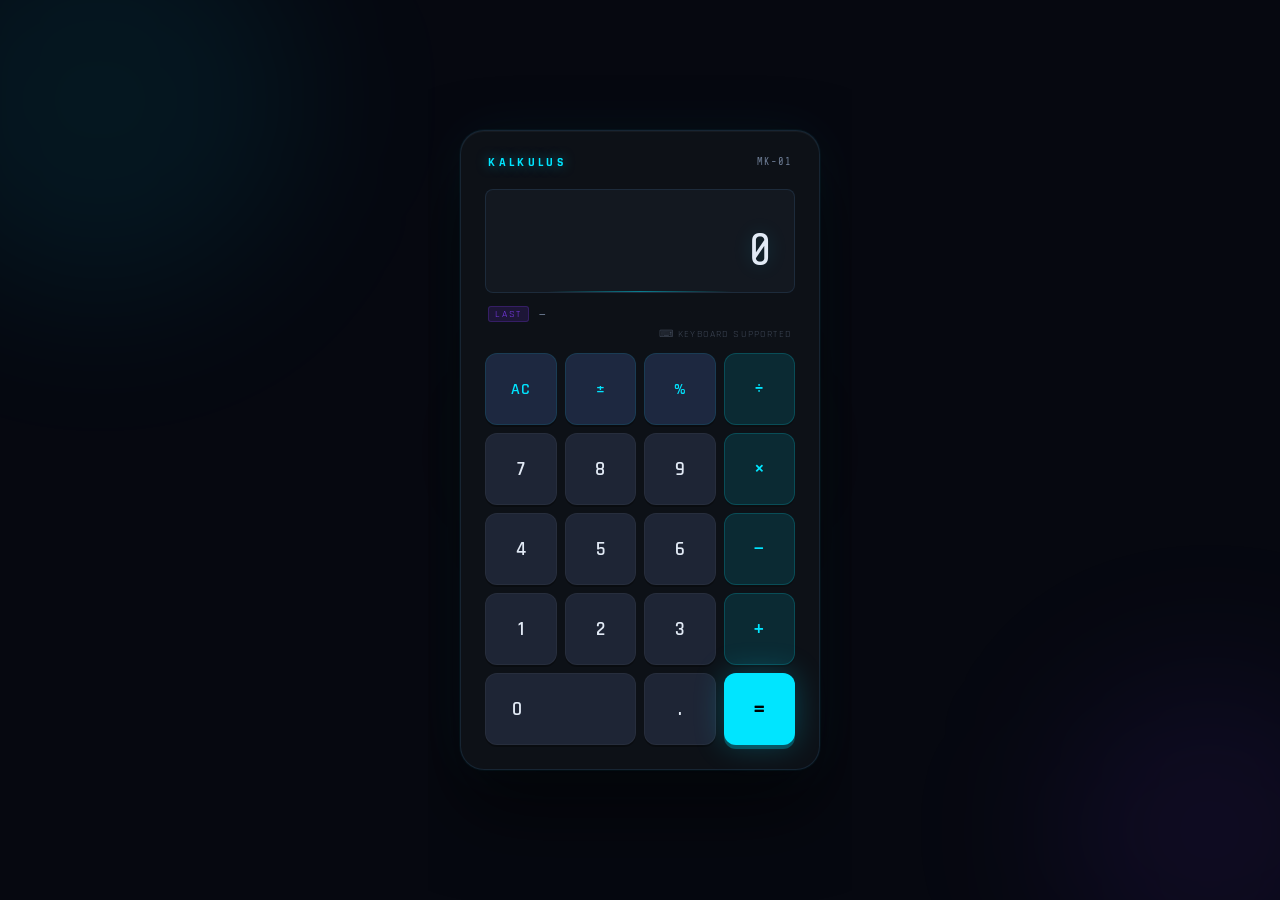
<file: task2 - calculator/index.html>
<!DOCTYPE html>
<html lang="en">
<head>
  <meta charset="UTF-8" />
  <meta name="viewport" content="width=device-width, initial-scale=1.0" />
  <title>KALKULUS — Calculator</title>
  <link href="https://fonts.googleapis.com/css2?family=Share+Tech+Mono&family=Rajdhani:wght@400;500;600;700&display=swap" rel="stylesheet" />
  <link rel="stylesheet" href="style.css" />
</head>
<body>

  <div class="scene">
    <!-- Decorative background orbs -->
    <div class="orb orb-1"></div>
    <div class="orb orb-2"></div>
    <div class="orb orb-3"></div>

    <div class="calculator" id="calculator" role="application" aria-label="Calculator">

      <!-- Brand strip -->
      <div class="brand-strip">
        <span class="brand-name">KALKULUS</span>
        <span class="brand-model">MK-01</span>
      </div>

      <!-- Display -->
      <div class="display-section">
        <div class="display-inner">
          <div class="display-expression" id="expression" aria-live="polite" aria-label="Expression"></div>
          <div class="display-result"   id="result"     aria-live="polite" aria-label="Result">0</div>
        </div>
        <div class="display-glow"></div>
      </div>

      <!-- History -->
      <div class="history-row" id="history-row">
        <span class="history-label">LAST</span>
        <span class="history-val" id="history-val">—</span>
      </div>

      <!-- Keyboard hint -->
      <div class="kb-hint">⌨ keyboard supported</div>

      <!-- Buttons -->
      <div class="btn-grid" id="btn-grid">

        <!-- Row 1: Clear, +/-, %, ÷ -->
        <button class="calc-btn fn-btn" data-action="clear"   aria-label="Clear">AC</button>
        <button class="calc-btn fn-btn" data-action="sign"    aria-label="Toggle sign">±</button>
        <button class="calc-btn fn-btn" data-action="percent" aria-label="Percent">%</button>
        <button class="calc-btn op-btn" data-action="op" data-op="÷" aria-label="Divide">÷</button>

        <!-- Row 2 -->
        <button class="calc-btn num-btn" data-action="num" data-num="7">7</button>
        <button class="calc-btn num-btn" data-action="num" data-num="8">8</button>
        <button class="calc-btn num-btn" data-action="num" data-num="9">9</button>
        <button class="calc-btn op-btn"  data-action="op"  data-op="×" aria-label="Multiply">×</button>

        <!-- Row 3 -->
        <button class="calc-btn num-btn" data-action="num" data-num="4">4</button>
        <button class="calc-btn num-btn" data-action="num" data-num="5">5</button>
        <button class="calc-btn num-btn" data-action="num" data-num="6">6</button>
        <button class="calc-btn op-btn"  data-action="op"  data-op="−" aria-label="Subtract">−</button>

        <!-- Row 4 -->
        <button class="calc-btn num-btn" data-action="num" data-num="1">1</button>
        <button class="calc-btn num-btn" data-action="num" data-num="2">2</button>
        <button class="calc-btn num-btn" data-action="num" data-num="3">3</button>
        <button class="calc-btn op-btn"  data-action="op"  data-op="+" aria-label="Add">+</button>

        <!-- Row 5 -->
        <button class="calc-btn num-btn zero-btn" data-action="num" data-num="0">0</button>
        <button class="calc-btn num-btn" data-action="decimal" aria-label="Decimal point">.</button>
        <button class="calc-btn eq-btn"  data-action="equals"  aria-label="Equals">=</button>

      </div>

    </div>
  </div>

  <script src="script.js"></script>
</body>
</html>
</file>
<file: task2 - calculator/style.css>
/* ===== KALKULUS CALCULATOR — CSS ===== */
:root {
  --bg: #060810;
  --panel: #0d1117;
  --panel2: #131820;
  --surface: #1a2030;
  --border: rgba(100,180,255,0.12);
  --neon: #00e5ff;
  --neon2: #7c3aed;
  --neon3: #f59e0b;
  --text: #e2eaf5;
  --text-dim: #6b7a92;
  --num-bg: #1e2535;
  --num-hover: #252d40;
  --fn-bg: #1d2840;
  --fn-hover: #253355;
  --op-bg: rgba(0, 229, 255, 0.12);
  --op-hover: rgba(0, 229, 255, 0.24);
  --eq-bg: var(--neon);
  --eq-hover: #33ecff;
  --font-mono: 'Share Tech Mono', monospace;
  --font-ui: 'Rajdhani', sans-serif;
  --radius: 8px;
  --btn-radius: 12px;
}

*, *::before, *::after { box-sizing: border-box; margin: 0; padding: 0; }

html, body {
  height: 100%;
  background: var(--bg);
  display: flex;
  align-items: center;
  justify-content: center;
  min-height: 100vh;
  overflow: hidden;
}

/* ── BACKGROUND SCENE ── */
.scene {
  position: relative;
  width: 100%;
  height: 100%;
  min-height: 100vh;
  display: flex;
  align-items: center;
  justify-content: center;
  padding: 2rem;
}

.orb {
  position: fixed;
  border-radius: 50%;
  filter: blur(80px);
  pointer-events: none;
  z-index: 0;
}
.orb-1 {
  width: 400px; height: 400px;
  background: rgba(0, 229, 255, 0.07);
  top: -100px; left: -100px;
  animation: orbPulse 7s ease-in-out infinite alternate;
}
.orb-2 {
  width: 300px; height: 300px;
  background: rgba(124, 58, 237, 0.09);
  bottom: -80px; right: -80px;
  animation: orbPulse 9s ease-in-out 1s infinite alternate;
}
.orb-3 {
  width: 200px; height: 200px;
  background: rgba(245, 158, 11, 0.05);
  top: 50%; left: 50%;
  transform: translate(-50%, -50%);
  animation: orbPulse 5s ease-in-out 0.5s infinite alternate;
}
@keyframes orbPulse {
  from { opacity: 0.5; transform: scale(0.95); }
  to   { opacity: 1;   transform: scale(1.05); }
}

/* ── CALCULATOR BODY ── */
.calculator {
  position: relative;
  z-index: 1;
  background: var(--panel);
  border-radius: 24px;
  border: 1px solid var(--border);
  padding: 1.5rem;
  width: 340px;
  box-shadow:
    0 0 0 1px rgba(0,229,255,0.04),
    0 40px 80px rgba(0,0,0,0.6),
    0 0 60px rgba(0,229,255,0.05),
    inset 0 1px 0 rgba(255,255,255,0.04);
  animation: calcIn 0.5s cubic-bezier(0.34,1.56,0.64,1) both;
}
@keyframes calcIn {
  from { opacity: 0; transform: scale(0.88) translateY(30px); }
  to   { opacity: 1; transform: scale(1) translateY(0); }
}

/* ── BRAND STRIP ── */
.brand-strip {
  display: flex;
  justify-content: space-between;
  align-items: center;
  margin-bottom: 1.2rem;
  padding: 0 0.2rem;
}
.brand-name {
  font-family: var(--font-ui);
  font-size: 0.75rem;
  font-weight: 700;
  letter-spacing: 0.28em;
  color: var(--neon);
  text-shadow: 0 0 12px rgba(0,229,255,0.5);
}
.brand-model {
  font-family: var(--font-mono);
  font-size: 0.65rem;
  color: var(--text-dim);
  letter-spacing: 0.1em;
}

/* ── DISPLAY ── */
.display-section {
  position: relative;
  background: var(--panel2);
  border-radius: var(--radius);
  border: 1px solid var(--border);
  padding: 1.2rem 1.4rem 1rem;
  margin-bottom: 0.8rem;
  overflow: hidden;
}
.display-glow {
  position: absolute;
  bottom: 0;
  left: 50%;
  transform: translateX(-50%);
  width: 60%;
  height: 1px;
  background: linear-gradient(90deg, transparent, var(--neon), transparent);
  opacity: 0.5;
}
.display-expression {
  font-family: var(--font-mono);
  font-size: 0.8rem;
  color: var(--text-dim);
  text-align: right;
  min-height: 1.2em;
  letter-spacing: 0.05em;
  white-space: nowrap;
  overflow: hidden;
  text-overflow: ellipsis;
  direction: rtl;
}
.display-result {
  font-family: var(--font-mono);
  font-size: 2.8rem;
  color: var(--text);
  text-align: right;
  line-height: 1.15;
  word-break: break-all;
  overflow-wrap: break-word;
  transition: color 0.2s, text-shadow 0.2s;
  text-shadow: 0 0 20px rgba(0,229,255,0.15);
}
.display-result.active-op {
  color: var(--neon);
  text-shadow: 0 0 25px rgba(0,229,255,0.4);
}

/* history & hint */
.history-row {
  display: flex;
  align-items: center;
  gap: 0.6rem;
  padding: 0 0.2rem 0.4rem;
}
.history-label {
  font-family: var(--font-ui);
  font-size: 0.6rem;
  letter-spacing: 0.18em;
  color: var(--neon2);
  background: rgba(124,58,237,0.15);
  border: 1px solid rgba(124,58,237,0.25);
  padding: 1px 6px;
  border-radius: 3px;
}
.history-val {
  font-family: var(--font-mono);
  font-size: 0.75rem;
  color: var(--text-dim);
}
.kb-hint {
  font-family: var(--font-ui);
  font-size: 0.6rem;
  letter-spacing: 0.12em;
  color: rgba(107,122,146,0.5);
  text-align: right;
  padding: 0 0.2rem 0.8rem;
  text-transform: uppercase;
}

/* ── BUTTON GRID ── */
.btn-grid {
  display: grid;
  grid-template-columns: repeat(4, 1fr);
  gap: 8px;
}
.calc-btn {
  font-family: var(--font-ui);
  font-size: 1.2rem;
  font-weight: 600;
  border: none;
  border-radius: var(--btn-radius);
  cursor: pointer;
  padding: 0;
  height: 66px;
  display: flex;
  align-items: center;
  justify-content: center;
  position: relative;
  overflow: hidden;
  transition:
    background 0.18s ease,
    transform 0.1s ease,
    box-shadow 0.18s ease;
  letter-spacing: 0.02em;
  user-select: none;
  -webkit-tap-highlight-color: transparent;
}
.calc-btn::after {
  content: '';
  position: absolute;
  inset: 0;
  background: rgba(255,255,255,0.06);
  opacity: 0;
  transition: opacity 0.15s;
}
.calc-btn:hover::after { opacity: 1; }
.calc-btn:active {
  transform: scale(0.93);
}
.calc-btn.btn-flash {
  animation: btnFlash 0.18s ease;
}
@keyframes btnFlash {
  0%   { transform: scale(0.93); }
  50%  { transform: scale(0.96); }
  100% { transform: scale(1); }
}

/* Number buttons */
.num-btn {
  background: var(--num-bg);
  color: var(--text);
  border: 1px solid rgba(255,255,255,0.04);
  box-shadow: 0 2px 0 rgba(0,0,0,0.3);
}
.num-btn:hover {
  background: var(--num-hover);
  box-shadow: 0 0 12px rgba(0,229,255,0.08);
}

/* Function buttons */
.fn-btn {
  background: var(--fn-bg);
  color: var(--neon);
  border: 1px solid rgba(0,229,255,0.1);
  font-size: 1rem;
  box-shadow: 0 2px 0 rgba(0,0,0,0.3);
}
.fn-btn:hover {
  background: var(--fn-hover);
  box-shadow: 0 0 14px rgba(0,229,255,0.15);
}

/* Operator buttons */
.op-btn {
  background: var(--op-bg);
  color: var(--neon);
  border: 1px solid rgba(0,229,255,0.18);
  font-size: 1.3rem;
  box-shadow: 0 2px 0 rgba(0,0,0,0.2);
}
.op-btn:hover {
  background: var(--op-hover);
  box-shadow: 0 0 20px rgba(0,229,255,0.2);
}
.op-btn.op-active {
  background: rgba(0,229,255,0.22);
  border-color: var(--neon);
  box-shadow: 0 0 20px rgba(0,229,255,0.3), inset 0 0 12px rgba(0,229,255,0.1);
}

/* Zero spans 2 columns */
.zero-btn {
  grid-column: span 2;
  justify-content: flex-start;
  padding-left: 1.6rem;
}

/* Equals button */
.eq-btn {
  background: var(--eq-bg);
  color: #000;
  font-size: 1.4rem;
  font-weight: 700;
  border: none;
  box-shadow: 0 4px 0 rgba(0,160,180,0.4), 0 0 30px rgba(0,229,255,0.25);
}
.eq-btn:hover {
  background: var(--eq-hover);
  box-shadow: 0 4px 0 rgba(0,160,180,0.5), 0 0 40px rgba(0,229,255,0.4);
}

/* ── RESPONSIVE ── */
@media (max-width: 400px) {
  .calculator { width: calc(100vw - 2rem); padding: 1rem; }
  .calc-btn { height: 58px; font-size: 1.1rem; }
  .display-result { font-size: 2.2rem; }
}
@media (min-width: 768px) {
  .calculator { width: 360px; }
  .calc-btn { height: 72px; }
}
</file>
